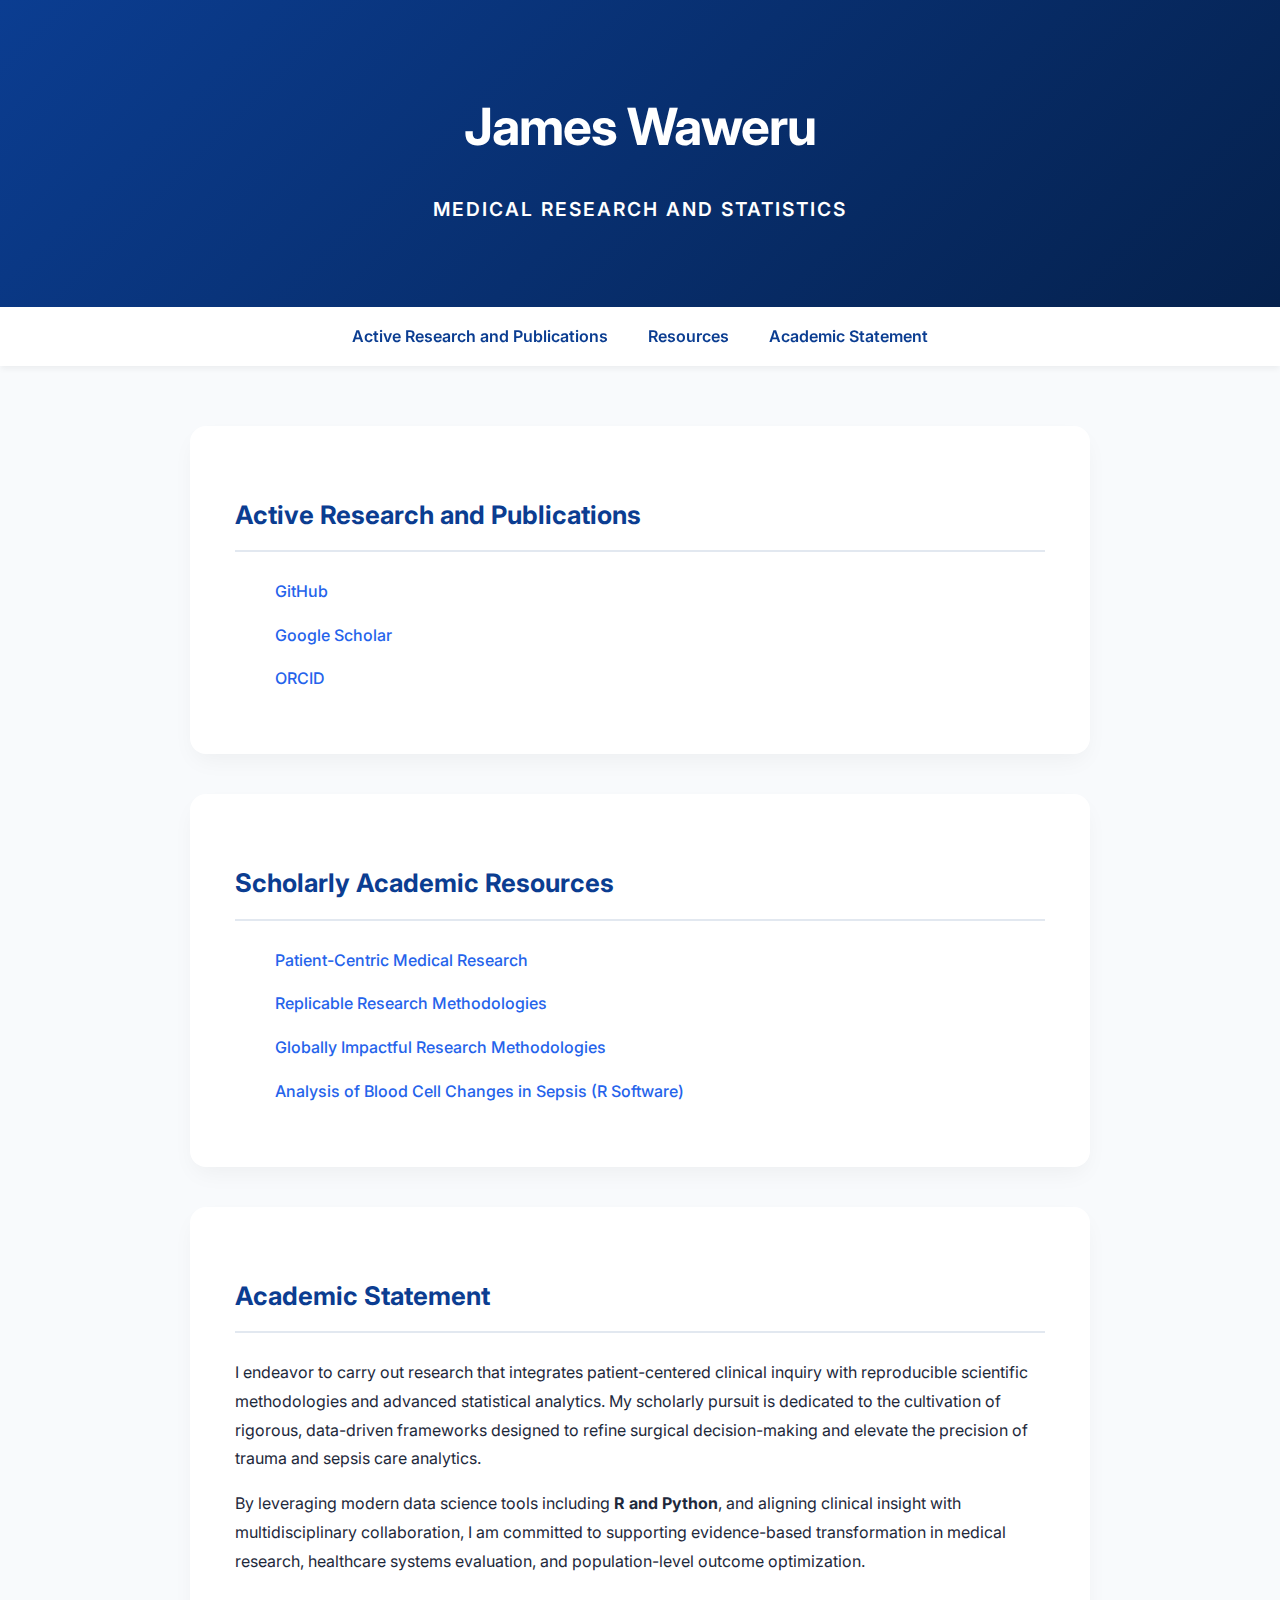
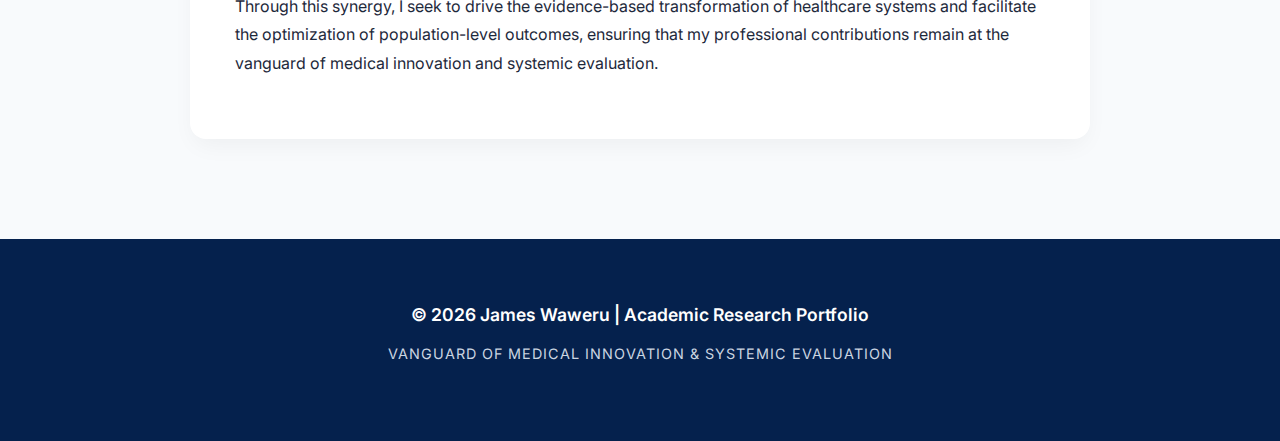
<file: index.html>
<!DOCTYPE html>
<html lang="en">
<head>
    <meta charset="UTF-8">
    <meta name="google-site-verification" content="VgzgvrtKssW1kznikR-7zxdFXoE8U9EmqkrOPO_Mp_0" />
    <meta name="description" content="James Waweru - Medical Research and Statistics. Academic research in reproducible methodologies, patient-centered care, global health impact, and medical data analytics.">
    <meta name="viewport" content="width=device-width, initial-scale=1.0">
    <title>James Waweru | Medical Research and Statistics</title>

    <link rel="stylesheet" href="style.css">

    <link href="https://fonts.googleapis.com/css2?family=Inter:wght@400;500;600;700&display=swap" rel="stylesheet">
</head>
<body>

<header>
    <h1>James Waweru</h1>
    <span class="subtitle">Medical Research and Statistics</span>
</header>

<nav class="navbar" id="main-nav">
    <ul>
        <li><a href="#Current Research">Active Research and Publications</a></li>
        <li><a href="#resources">Resources</a></li>
        <li><a href="#statement">Academic Statement</a></li>
    </ul>
</nav>

<main class="container">
    <section id="Active Research and Publications" class="card">
        <h2>Active Research and Publications</h2>
        <ul class="link-list">
            <li><a href="https://github.com/wawerujm" target="_blank">GitHub</a></li>
            <li><a href="https://scholar.google.com/citations?hl=en&user=zy5z6nwAAAAJ" target="_blank">Google Scholar</a></li>
            <li><a href="https://orcid.org/0009-0008-8731-3160" target="_blank">ORCID</a></li>
        </ul>
    </section>

    <section id="resources" class="card">
        <h2>Scholarly Academic Resources</h2>
        <ul class="link-list">
            <li><a href="https://wawerujm.github.io/Patient-Centric-Medical-Research-/" target="_blank">Patient-Centric Medical Research</a></li>
            <li><a href="https://wawerujm.github.io/Replicable-Research-Methodology/" target="_blank">Replicable Research Methodologies</a></li>
            <li><a href="https://wawerujm.github.io/Globally-Impactful-Research-Methodology/" target="_blank">Globally Impactful Research Methodologies</a></li>
            <li><a href="https://wawerujm.github.io/Analysis-of-blood-cell-changes-in-sepsis/Analysis-of-blood-cell-changes-in-sepsis.html" target="_blank">Analysis of Blood Cell Changes in Sepsis (R Software)</a></li>
        </ul>
    </section>

    <section id="statement" class="card">
        <h2>Academic Statement</h2>
        <p>I endeavor to carry out research that integrates patient-centered clinical inquiry with reproducible scientific methodologies and advanced statistical analytics. My scholarly pursuit is dedicated to the cultivation of rigorous, data-driven frameworks designed to refine surgical decision-making and elevate the precision of trauma and sepsis care analytics.</p>
        
        <p>By leveraging modern data science tools including <strong>R and Python</strong>, and aligning clinical insight with multidisciplinary collaboration, I am committed to supporting evidence-based transformation in medical research, healthcare systems evaluation, and population-level outcome optimization.</p>
        
        <p>Through this synergy, I seek to drive the evidence-based transformation of healthcare systems and facilitate the optimization of population-level outcomes, ensuring that my professional contributions remain at the vanguard of medical innovation and systemic evaluation.</p>
    </section>
</main>

<footer>
    <p class="footer-text">© 2026 James Waweru | Academic Research Portfolio</p>
    <p class="footer-subtext">Vanguard of Medical Innovation & Systemic Evaluation</p>
</footer>

<script src="script.js"></script>

</body>
</html>
</file>
<file: style.css>
/* RESEARCH THEME - GLOBAL VARIABLES */
:root {
    --primary-navy: #0b3d91;
    --deep-navy: #05214d;
    --accent-blue: #2563eb;
    --pure-white: #ffffff;
    --text-main: #1e293b;
    --text-muted: #475569;
    --bg-light: #f8fafc;
    --shadow: 0 10px 25px -5px rgba(0, 0, 0, 0.05);
}

/* BASE STYLES */
body {
    font-family: 'Inter', sans-serif;
    background-color: var(--bg-light);
    color: var(--text-main);
    margin: 0;
    line-height: 1.8;
}

/* HEADER & BRIGHT SUBTITLE */
header {
    background: linear-gradient(135deg, var(--primary-navy), var(--deep-navy));
    padding: 80px 20px;
    text-align: center;
    color: var(--pure-white);
}

header h1 {
    font-size: 3.2rem;
    margin: 0;
    font-weight: 700;
    letter-spacing: -1px;
}

.subtitle {
    display: block;
    margin-top: 20px;
    font-size: 1.2rem;
    font-weight: 600; /* Bold for maximum visibility */
    color: var(--pure-white) !important; /* Forced Brightness */
    text-transform: uppercase;
    letter-spacing: 2px;
}

/* STICKY NAVIGATION */
.navbar {
    background: var(--pure-white);
    position: sticky;
    top: 0;
    z-index: 100;
    box-shadow: 0 4px 6px -1px rgba(0,0,0,0.05);
}

.navbar ul {
    display: flex;
    justify-content: center;
    list-style: none;
    padding: 15px 0;
    margin: 0;
}

.navbar a {
    text-decoration: none;
    color: var(--primary-navy);
    font-weight: 600;
    padding: 5px 20px;
    transition: all 0.3s ease;
}

.navbar a:hover {
    color: var(--accent-blue);
}

/* MAIN CONTENT BOXES (CARDS) */
.container {
    max-width: 900px;
    margin: 60px auto;
}

.card {
    background: var(--pure-white);
    padding: 45px;
    border-radius: 16px;
    box-shadow: var(--shadow);
    margin-bottom: 40px;
    transition: transform 0.3s ease;
}

.card:hover {
    transform: translateY(-5px);
}

h2 {
    color: var(--primary-navy);
    font-size: 1.6rem;
    border-bottom: 2px solid #e2e8f0;
    padding-bottom: 12px;
    margin-bottom: 25px;
}

/* LINK STYLING */
.link-list li {
    margin-bottom: 15px;
    list-style-type: none;
}

.link-list a {
    color: var(--accent-blue);
    font-weight: 500;
    text-decoration: none;
    transition: color 0.2s;
}

.link-list a:hover {
    text-decoration: underline;
    color: var(--deep-navy);
}

/* BRIGHT FOOTER */
footer {
    background-color: var(--deep-navy);
    padding: 60px 20px;
    text-align: center;
    margin-top: 100px;
}

.footer-text {
    color: var(--pure-white) !important; /* Forced Brightness */
    font-weight: 600;
    margin: 0;
    font-size: 1.1rem;
}

.footer-subtext {
    color: #cbd5e1; /* Very light gray/white for secondary info */
    font-size: 0.9rem;
    margin-top: 10px;
    text-transform: uppercase;
    letter-spacing: 1px;
}

/* RESPONSIVE DESIGN */
@media (max-width: 768px) {
    .container { margin: 20px; }
    .card { padding: 30px; }
    header h1 { font-size: 2.2rem; }
}
</file>
